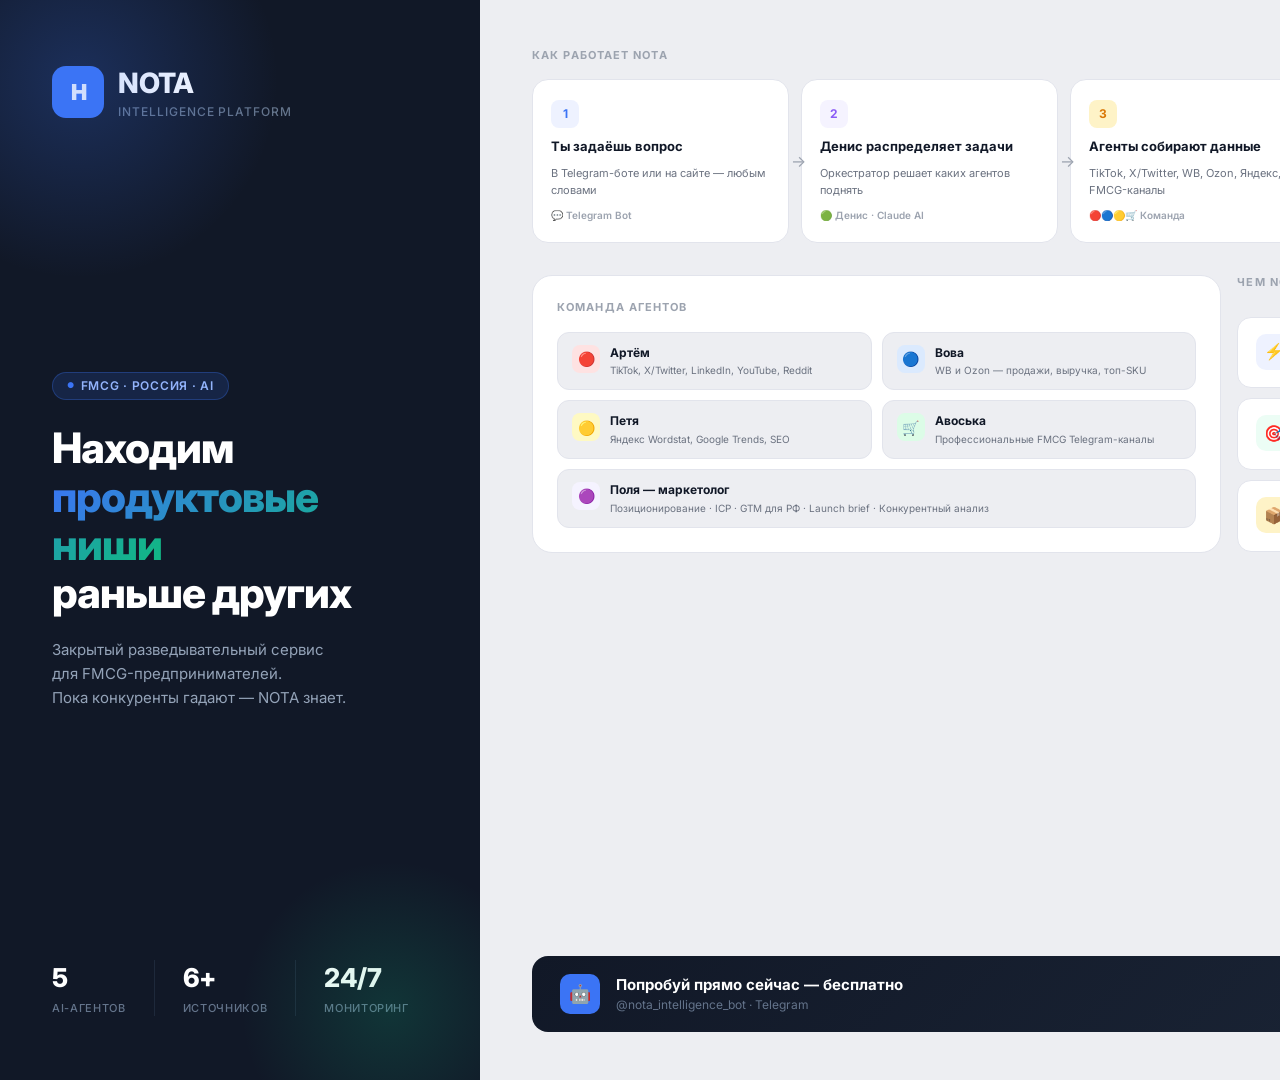
<file: nota-pitch.html>
<!DOCTYPE html>
<html lang="ru">
<head>
  <meta charset="UTF-8" />
  <meta name="viewport" content="width=device-width, initial-scale=1.0" />
  <title>NOTA — Что это и зачем</title>
  <link rel="preconnect" href="https://fonts.googleapis.com" />
  <link href="https://fonts.googleapis.com/css2?family=Inter:wght@400;500;600;700;800;900&display=swap" rel="stylesheet" />
  <style>
    * { box-sizing: border-box; margin: 0; padding: 0; }

    :root {
      --bg: #EDEEF2;
      --surface: #FFFFFF;
      --border: #E2E4EC;
      --text-primary: #111827;
      --text-secondary: #6B7280;
      --text-muted: #9CA3AF;
      --accent: #3B74F5;
      --accent-light: #EEF2FF;
      --green: #10B981;
      --green-light: #ECFDF5;
      --yellow: #F59E0B;
      --yellow-light: #FFFBEB;
      --red: #EF4444;
      --purple: #8B5CF6;
      --purple-light: #F5F3FF;
      --shadow: 0 4px 16px rgba(0,0,0,0.07), 0 1px 4px rgba(0,0,0,0.04);
      --shadow-lg: 0 8px 32px rgba(0,0,0,0.10), 0 2px 8px rgba(0,0,0,0.06);
    }

    html, body {
      width: 1920px;
      height: 1080px;
      overflow: hidden;
      font-family: 'Inter', -apple-system, sans-serif;
      background: var(--bg);
      color: var(--text-primary);
      line-height: 1.4;
    }

    /* ── LAYOUT ── */
    .canvas {
      width: 1920px;
      height: 1080px;
      display: grid;
      grid-template-columns: 480px 1fr;
      grid-template-rows: 1fr;
      gap: 0;
      position: relative;
    }

    /* ── LEFT PANEL — тёмная брендовая колонка ── */
    .left {
      background: #111827;
      padding: 64px 52px;
      display: flex;
      flex-direction: column;
      justify-content: space-between;
      position: relative;
      overflow: hidden;
    }
    .left::before {
      content: '';
      position: absolute;
      top: -120px; left: -120px;
      width: 400px; height: 400px;
      background: radial-gradient(circle, rgba(59,116,245,0.25) 0%, transparent 70%);
      pointer-events: none;
    }
    .left::after {
      content: '';
      position: absolute;
      bottom: -80px; right: -60px;
      width: 300px; height: 300px;
      background: radial-gradient(circle, rgba(16,185,129,0.18) 0%, transparent 70%);
      pointer-events: none;
    }

    .logo-block {
      display: flex;
      align-items: center;
      gap: 14px;
    }
    .logo-icon {
      width: 52px; height: 52px;
      background: var(--accent);
      border-radius: 14px;
      display: flex; align-items: center; justify-content: center;
      font-weight: 900; font-size: 22px; color: white;
      letter-spacing: -1px;
      flex-shrink: 0;
    }
    .logo-text {
      font-size: 28px; font-weight: 800;
      color: white; letter-spacing: -0.5px;
    }
    .logo-sub {
      font-size: 12px; font-weight: 500;
      color: #64748b; letter-spacing: 0.08em;
      text-transform: uppercase; margin-top: 1px;
    }

    .headline-block {
      flex: 1;
      display: flex;
      flex-direction: column;
      justify-content: center;
      padding: 32px 0;
    }
    .headline-tag {
      display: inline-flex;
      align-items: center;
      gap: 6px;
      background: rgba(59,116,245,0.15);
      border: 1px solid rgba(59,116,245,0.3);
      border-radius: 100px;
      padding: 5px 14px;
      font-size: 12px; font-weight: 600;
      color: #93b4fc;
      letter-spacing: 0.06em;
      text-transform: uppercase;
      width: fit-content;
      margin-bottom: 24px;
    }
    .headline-tag::before { content: '●'; font-size: 8px; color: #3B74F5; }
    .headline-main {
      font-size: 42px; font-weight: 800;
      color: white; line-height: 1.15;
      letter-spacing: -1px;
      margin-bottom: 20px;
    }
    .headline-main span {
      background: linear-gradient(135deg, #3B74F5 0%, #10B981 100%);
      -webkit-background-clip: text;
      -webkit-text-fill-color: transparent;
      background-clip: text;
    }
    .headline-desc {
      font-size: 15px; font-weight: 400;
      color: #94a3b8; line-height: 1.6;
    }

    .left-stats {
      display: flex;
      gap: 28px;
    }
    .left-stat {
      display: flex;
      flex-direction: column;
      gap: 4px;
    }
    .left-stat-val {
      font-size: 26px; font-weight: 800;
      color: white; letter-spacing: -0.5px;
    }
    .left-stat-lbl {
      font-size: 11px; font-weight: 500;
      color: #64748b; text-transform: uppercase;
      letter-spacing: 0.06em;
    }
    .stat-divider {
      width: 1px; background: #1e293b; align-self: stretch;
    }

    /* ── RIGHT PANEL ── */
    .right {
      background: var(--bg);
      padding: 48px 56px 48px 52px;
      display: grid;
      grid-template-rows: auto 1fr auto;
      gap: 32px;
      overflow: hidden;
    }

    /* Секция — заголовок */
    .section-label {
      font-size: 11px; font-weight: 700;
      text-transform: uppercase; letter-spacing: 0.1em;
      color: var(--text-muted);
      margin-bottom: 16px;
    }

    /* ── КАК РАБОТАЕТ — горизонтальная лента ── */
    .how-row {
      display: grid;
      grid-template-columns: repeat(5, 1fr);
      gap: 12px;
    }
    .step-card {
      background: var(--surface);
      border: 1px solid var(--border);
      border-radius: 16px;
      padding: 20px 18px;
      position: relative;
      display: flex;
      flex-direction: column;
      gap: 10px;
      transition: box-shadow 0.2s;
    }
    .step-card::after {
      content: attr(data-arrow);
      position: absolute;
      right: -18px; top: 50%;
      transform: translateY(-50%);
      font-size: 16px; color: var(--text-muted);
      z-index: 1;
    }
    .step-card:last-child::after { display: none; }

    .step-num {
      width: 28px; height: 28px;
      border-radius: 8px;
      display: flex; align-items: center; justify-content: center;
      font-size: 12px; font-weight: 700;
    }
    .step-title {
      font-size: 13px; font-weight: 700;
      color: var(--text-primary); line-height: 1.3;
    }
    .step-desc {
      font-size: 11px; color: var(--text-secondary); line-height: 1.5;
    }
    .step-agent {
      font-size: 10px; font-weight: 600;
      color: var(--text-muted);
      margin-top: auto;
    }

    /* ── АГЕНТЫ + ПОЛЬЗА — нижняя сетка ── */
    .bottom-grid {
      display: grid;
      grid-template-columns: 1.1fr 1fr;
      gap: 16px;
      align-items: start;
    }

    /* Агенты */
    .agents-block {
      background: var(--surface);
      border: 1px solid var(--border);
      border-radius: 20px;
      padding: 24px;
    }
    .agents-grid {
      display: grid;
      grid-template-columns: 1fr 1fr;
      gap: 10px;
      margin-top: 14px;
    }
    .agent-chip {
      display: flex;
      align-items: flex-start;
      gap: 10px;
      padding: 12px 14px;
      border-radius: 12px;
      border: 1px solid var(--border);
      background: var(--bg);
    }
    .agent-dot {
      width: 28px; height: 28px;
      border-radius: 8px;
      display: flex; align-items: center; justify-content: center;
      font-size: 14px;
      flex-shrink: 0;
    }
    .agent-info { display: flex; flex-direction: column; gap: 2px; }
    .agent-name {
      font-size: 12px; font-weight: 700;
      color: var(--text-primary);
    }
    .agent-role {
      font-size: 10px; color: var(--text-secondary); line-height: 1.4;
    }

    /* Польза */
    .benefits-block {
      display: flex; flex-direction: column; gap: 10px;
    }
    .benefit-card {
      background: var(--surface);
      border: 1px solid var(--border);
      border-radius: 14px;
      padding: 16px 18px;
      display: flex;
      align-items: flex-start;
      gap: 14px;
    }
    .benefit-icon {
      width: 36px; height: 36px;
      border-radius: 10px;
      display: flex; align-items: center; justify-content: center;
      font-size: 16px;
      flex-shrink: 0;
    }
    .benefit-text { display: flex; flex-direction: column; gap: 3px; }
    .benefit-title {
      font-size: 13px; font-weight: 700;
      color: var(--text-primary);
    }
    .benefit-desc {
      font-size: 11px; color: var(--text-secondary); line-height: 1.5;
    }

    /* ── CTA строка ── */
    .cta-bar {
      background: linear-gradient(135deg, #111827 0%, #1e293b 100%);
      border-radius: 16px;
      padding: 18px 28px;
      display: flex;
      align-items: center;
      justify-content: space-between;
      gap: 20px;
    }
    .cta-left {
      display: flex;
      align-items: center;
      gap: 16px;
    }
    .cta-icon {
      width: 40px; height: 40px;
      background: var(--accent);
      border-radius: 10px;
      display: flex; align-items: center; justify-content: center;
      font-size: 18px;
    }
    .cta-text-title {
      font-size: 15px; font-weight: 700; color: white;
    }
    .cta-text-sub {
      font-size: 12px; color: #64748b; margin-top: 2px;
    }
    .cta-chips {
      display: flex;
      gap: 8px;
    }
    .cta-chip {
      padding: 6px 16px;
      border-radius: 100px;
      font-size: 12px; font-weight: 600;
    }
    .chip-blue { background: rgba(59,116,245,0.2); color: #93b4fc; border: 1px solid rgba(59,116,245,0.3); }
    .chip-green { background: rgba(16,185,129,0.15); color: #6ee7b7; border: 1px solid rgba(16,185,129,0.25); }
    .chip-white { background: rgba(255,255,255,0.08); color: #94a3b8; border: 1px solid rgba(255,255,255,0.1); }
  </style>
</head>
<body>
<div class="canvas">

  <!-- ══════════════ LEFT ══════════════ -->
  <div class="left">
    <div class="logo-block">
      <div class="logo-icon">Н</div>
      <div>
        <div class="logo-text">NOTA</div>
        <div class="logo-sub">Intelligence Platform</div>
      </div>
    </div>

    <div class="headline-block">
      <div class="headline-tag">FMCG · Россия · AI</div>
      <div class="headline-main">
        Находим<br/>
        <span>продуктовые ниши</span><br/>
        раньше других
      </div>
      <div class="headline-desc">
        Закрытый разведывательный сервис<br/>
        для FMCG-предпринимателей.<br/>
        Пока конкуренты гадают — NOTA знает.
      </div>
    </div>

    <div class="left-stats">
      <div class="left-stat">
        <div class="left-stat-val">5</div>
        <div class="left-stat-lbl">AI-агентов</div>
      </div>
      <div class="stat-divider"></div>
      <div class="left-stat">
        <div class="left-stat-val">6+</div>
        <div class="left-stat-lbl">источников</div>
      </div>
      <div class="stat-divider"></div>
      <div class="left-stat">
        <div class="left-stat-val">24/7</div>
        <div class="left-stat-lbl">мониторинг</div>
      </div>
    </div>
  </div>

  <!-- ══════════════ RIGHT ══════════════ -->
  <div class="right">

    <!-- КАК РАБОТАЕТ -->
    <div>
      <div class="section-label">Как работает NOTA</div>
      <div class="how-row">

        <div class="step-card" data-arrow="→">
          <div class="step-num" style="background:#EEF2FF;color:#3B74F5;">1</div>
          <div class="step-title">Ты задаёшь вопрос</div>
          <div class="step-desc">В Telegram-боте или на сайте — любым словами</div>
          <div class="step-agent">💬 Telegram Bot</div>
        </div>

        <div class="step-card" data-arrow="→">
          <div class="step-num" style="background:#F5F3FF;color:#8B5CF6;">2</div>
          <div class="step-title">Денис распределяет задачи</div>
          <div class="step-desc">Оркестратор решает каких агентов поднять</div>
          <div class="step-agent">🟢 Денис · Claude AI</div>
        </div>

        <div class="step-card" data-arrow="→">
          <div class="step-num" style="background:#FEF3C7;color:#D97706;">3</div>
          <div class="step-title">Агенты собирают данные</div>
          <div class="step-desc">TikTok, X/Twitter, WB, Ozon, Яндекс, FMCG-каналы</div>
          <div class="step-agent">🔴🔵🟡🛒 Команда</div>
        </div>

        <div class="step-card" data-arrow="→">
          <div class="step-num" style="background:#ECFDF5;color:#10B981;">4</div>
          <div class="step-title">Поля упаковывает</div>
          <div class="step-desc">Позиционирование, GTM-план, launch brief под РФ</div>
          <div class="step-agent">🟣 Поля · маркетолог</div>
        </div>

        <div class="step-card">
          <div class="step-num" style="background:#EEF2FF;color:#3B74F5;">5</div>
          <div class="step-title">Готовый ответ</div>
          <div class="step-desc">Факты, цифры, рекомендации — только то что нужно</div>
          <div class="step-agent">📊 NOTA Score</div>
        </div>

      </div>
    </div>

    <!-- АГЕНТЫ + ПОЛЬЗА -->
    <div class="bottom-grid">

      <!-- Агенты -->
      <div class="agents-block">
        <div class="section-label">Команда агентов</div>
        <div class="agents-grid">
          <div class="agent-chip">
            <div class="agent-dot" style="background:#FEE2E2;">🔴</div>
            <div class="agent-info">
              <div class="agent-name">Артём</div>
              <div class="agent-role">TikTok, X/Twitter, LinkedIn, YouTube, Reddit</div>
            </div>
          </div>
          <div class="agent-chip">
            <div class="agent-dot" style="background:#DBEAFE;">🔵</div>
            <div class="agent-info">
              <div class="agent-name">Вова</div>
              <div class="agent-role">WB и Ozon — продажи, выручка, топ-SKU</div>
            </div>
          </div>
          <div class="agent-chip">
            <div class="agent-dot" style="background:#FEF9C3;">🟡</div>
            <div class="agent-info">
              <div class="agent-name">Петя</div>
              <div class="agent-role">Яндекс Wordstat, Google Trends, SEO</div>
            </div>
          </div>
          <div class="agent-chip">
            <div class="agent-dot" style="background:#DCFCE7;">🛒</div>
            <div class="agent-info">
              <div class="agent-name">Авоська</div>
              <div class="agent-role">Профессиональные FMCG Telegram-каналы</div>
            </div>
          </div>
          <div class="agent-chip" style="grid-column: 1 / -1;">
            <div class="agent-dot" style="background:#F5F3FF;">🟣</div>
            <div class="agent-info">
              <div class="agent-name">Поля — маркетолог</div>
              <div class="agent-role">Позиционирование · ICP · GTM для РФ · Launch brief · Конкурентный анализ</div>
            </div>
          </div>
        </div>
      </div>

      <!-- Польза -->
      <div class="benefits-block">
        <div class="section-label">Чем NOTA полезна тебе</div>
        <div class="benefit-card">
          <div class="benefit-icon" style="background:#EEF2FF;">⚡</div>
          <div class="benefit-text">
            <div class="benefit-title">Экономия 20–40 часов в неделю</div>
            <div class="benefit-desc">Вместо ручного мониторинга — один запрос и полный анализ за минуты</div>
          </div>
        </div>
        <div class="benefit-card">
          <div class="benefit-icon" style="background:#ECFDF5;">🎯</div>
          <div class="benefit-text">
            <div class="benefit-title">Входишь в нишу раньше конкурентов</div>
            <div class="benefit-desc">NOTA ловит тренды на взлёте — до того как рынок перегрелся</div>
          </div>
        </div>
        <div class="benefit-card">
          <div class="benefit-icon" style="background:#FEF3C7;">📦</div>
          <div class="benefit-text">
            <div class="benefit-title">Готовый launch brief за 1 запрос</div>
            <div class="benefit-desc">Тренд + рынок + маркетинг — всё в одном структурированном ответе</div>
          </div>
        </div>
      </div>

    </div>

    <!-- CTA BAR -->
    <div class="cta-bar">
      <div class="cta-left">
        <div class="cta-icon">🤖</div>
        <div>
          <div class="cta-text-title">Попробуй прямо сейчас — бесплатно</div>
          <div class="cta-text-sub">@nota_intelligence_bot · Telegram</div>
        </div>
      </div>
      <div class="cta-chips">
        <div class="cta-chip chip-blue">TikTok тренды</div>
        <div class="cta-chip chip-green">Продажи WB/Ozon</div>
        <div class="cta-chip chip-white">GTM стратегия</div>
        <div class="cta-chip chip-white">FMCG инсайты</div>
      </div>
    </div>

  </div>
</div>
</body>
</html>
</file>
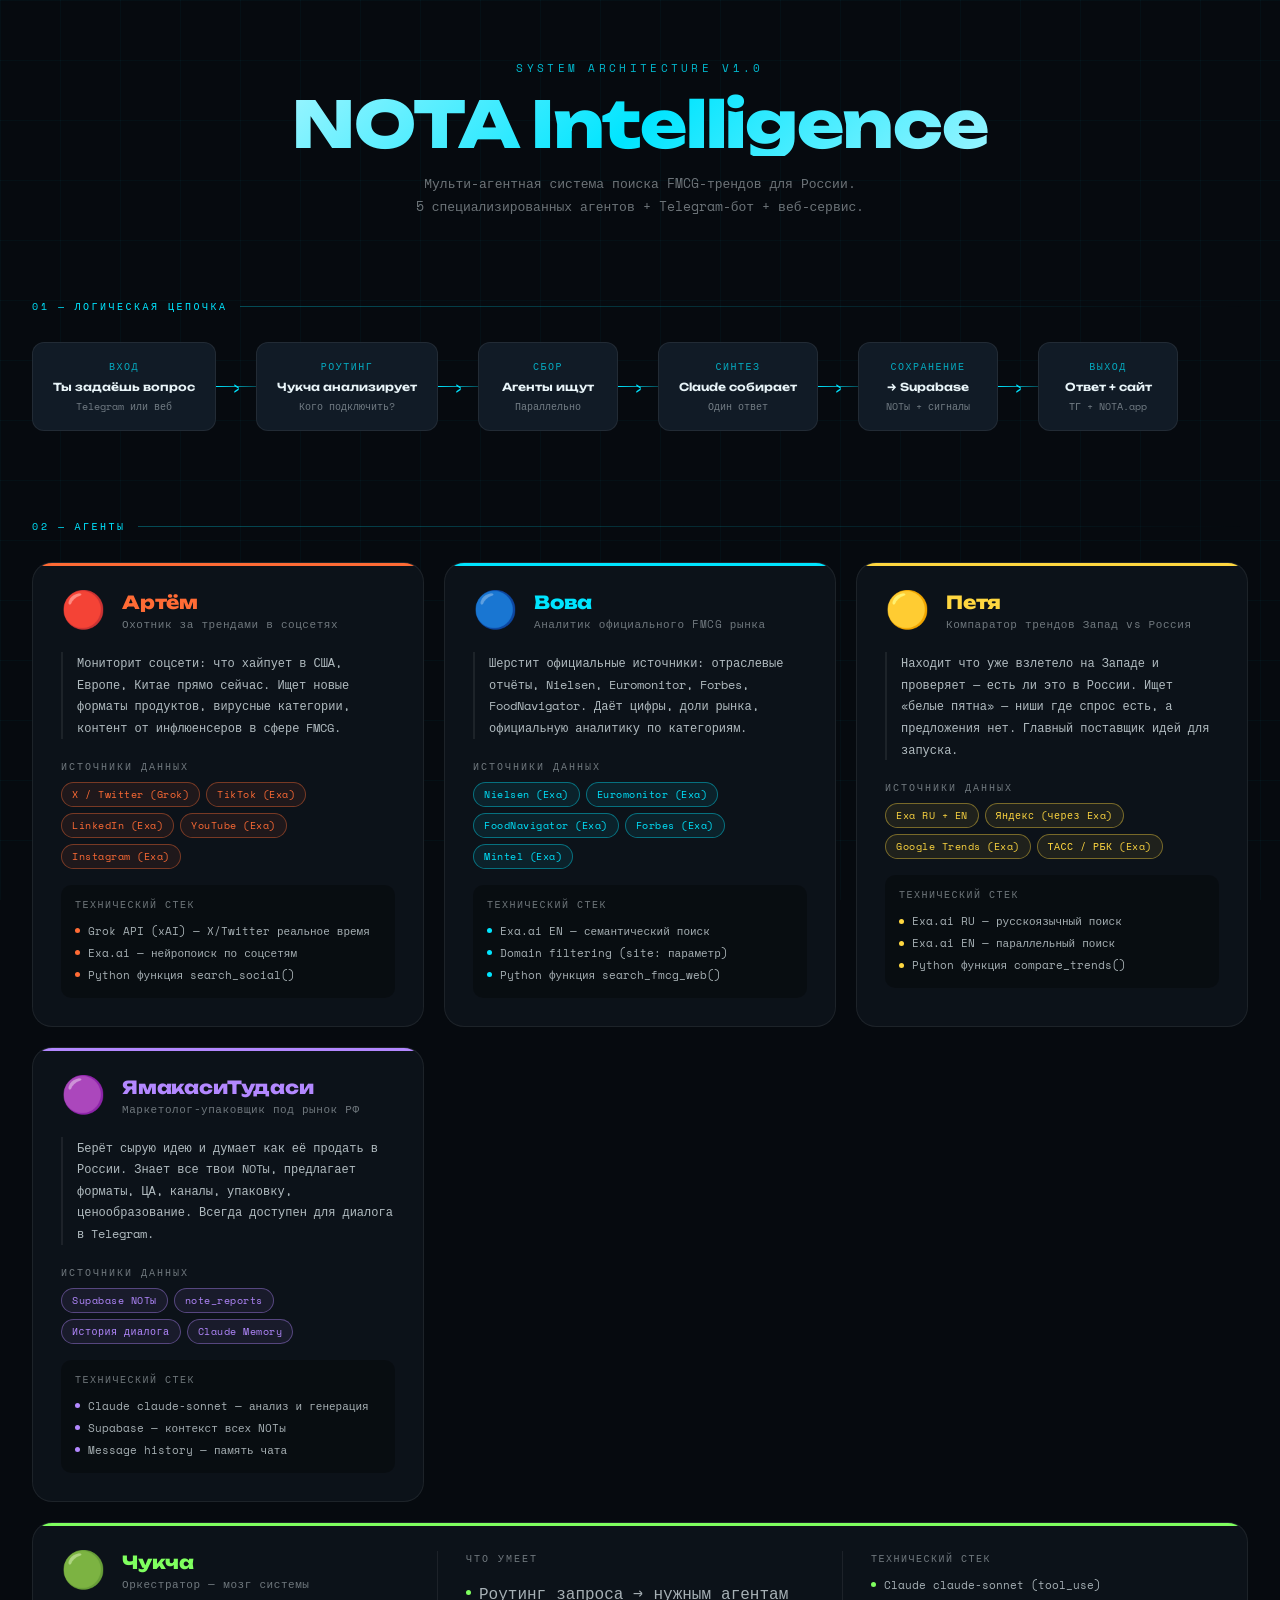
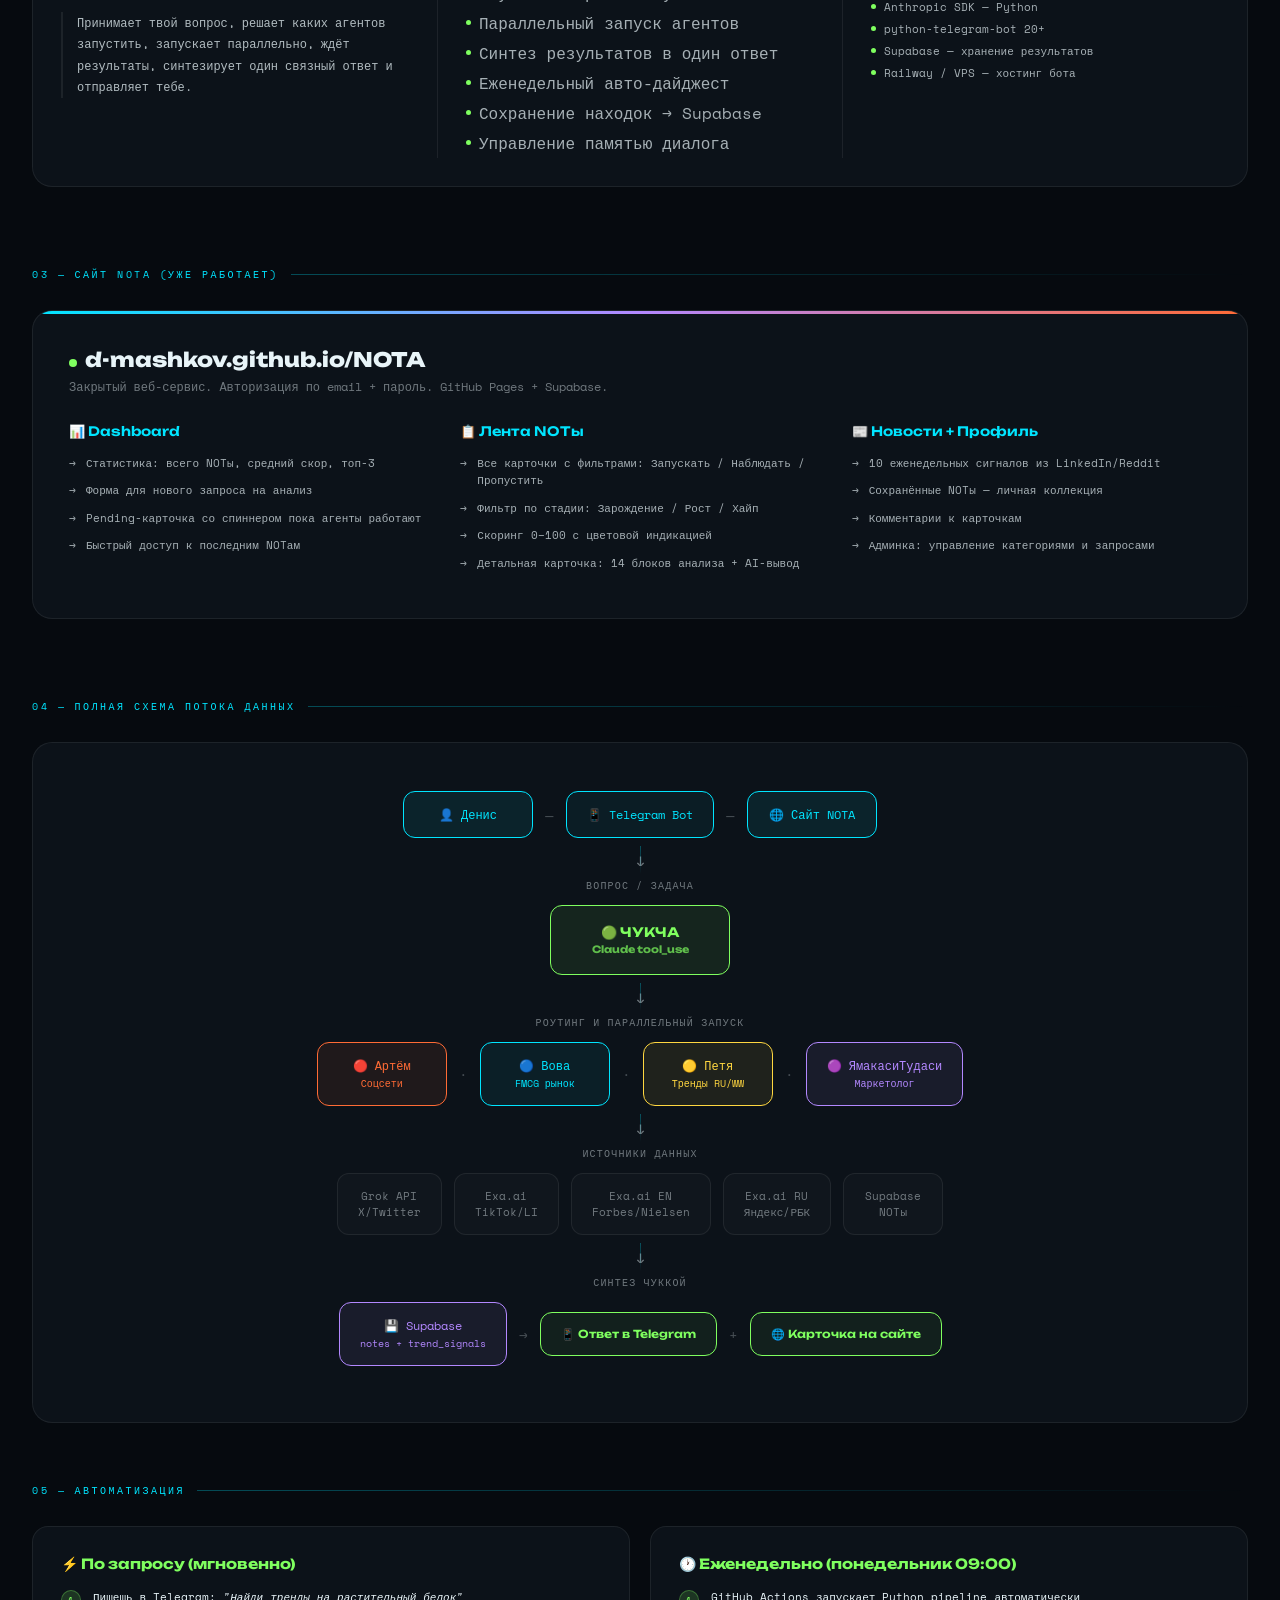
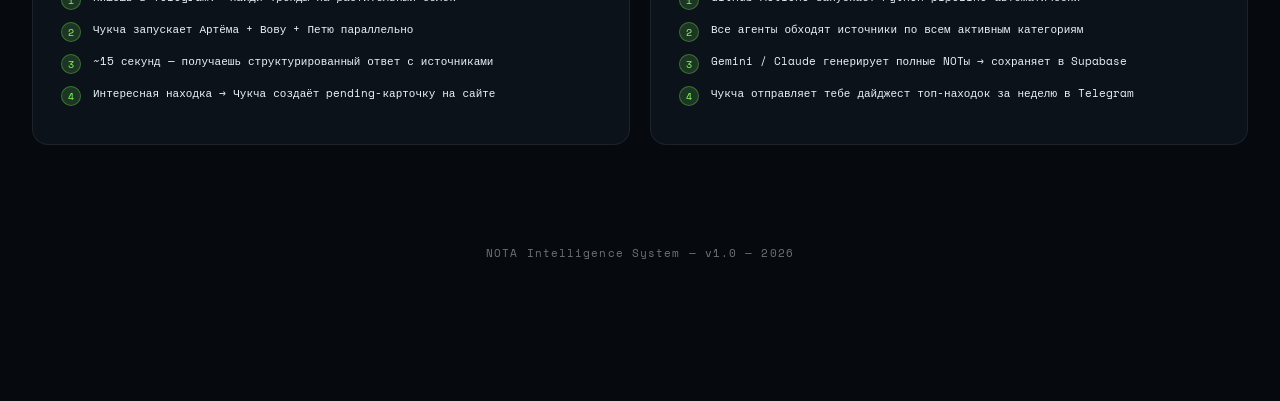
<file: docs/nota-architecture.html>
<!DOCTYPE html>
<html lang="ru">
<head>
<meta charset="UTF-8">
<meta name="viewport" content="width=device-width, initial-scale=1.0">
<title>NOTA — Архитектура системы</title>
<link href="https://fonts.googleapis.com/css2?family=Space+Mono:wght@400;700&family=Unbounded:wght@400;600;800&display=swap" rel="stylesheet">
<style>
  :root {
    --bg: #060a0f;
    --bg2: #0c1219;
    --bg3: #111b26;
    --border: rgba(255,255,255,0.07);
    --accent: #00e5ff;
    --accent2: #ff6b35;
    --accent3: #7fff5f;
    --accent4: #b388ff;
    --accent5: #ffd740;
    --text: #e8f4f8;
    --muted: rgba(232,244,248,0.45);
    --glow: 0 0 30px rgba(0,229,255,0.15);
  }

  * { box-sizing: border-box; margin: 0; padding: 0; }

  body {
    background: var(--bg);
    color: var(--text);
    font-family: 'Space Mono', monospace;
    min-height: 100vh;
    overflow-x: hidden;
  }

  /* Animated grid background */
  body::before {
    content: '';
    position: fixed;
    inset: 0;
    background-image:
      linear-gradient(rgba(0,229,255,0.03) 1px, transparent 1px),
      linear-gradient(90deg, rgba(0,229,255,0.03) 1px, transparent 1px);
    background-size: 60px 60px;
    pointer-events: none;
    z-index: 0;
  }

  .container {
    max-width: 1280px;
    margin: 0 auto;
    padding: 60px 32px 120px;
    position: relative;
    z-index: 1;
  }

  /* HEADER */
  .header {
    text-align: center;
    margin-bottom: 80px;
    animation: fadeDown 0.8s ease both;
  }

  .header-eyebrow {
    font-family: 'Space Mono', monospace;
    font-size: 11px;
    letter-spacing: 0.3em;
    text-transform: uppercase;
    color: var(--accent);
    margin-bottom: 16px;
    opacity: 0.8;
  }

  .header h1 {
    font-family: 'Unbounded', sans-serif;
    font-size: clamp(36px, 5vw, 64px);
    font-weight: 800;
    letter-spacing: -0.02em;
    line-height: 1;
    background: linear-gradient(135deg, #fff 0%, var(--accent) 50%, #fff 100%);
    -webkit-background-clip: text;
    -webkit-text-fill-color: transparent;
    background-clip: text;
    margin-bottom: 16px;
  }

  .header p {
    color: var(--muted);
    font-size: 13px;
    line-height: 1.8;
    max-width: 560px;
    margin: 0 auto;
  }

  /* SECTION LABELS */
  .section-label {
    font-family: 'Space Mono', monospace;
    font-size: 10px;
    letter-spacing: 0.25em;
    text-transform: uppercase;
    color: var(--accent);
    margin-bottom: 28px;
    display: flex;
    align-items: center;
    gap: 12px;
  }
  .section-label::after {
    content: '';
    flex: 1;
    height: 1px;
    background: linear-gradient(90deg, var(--accent), transparent);
    opacity: 0.3;
  }

  /* LOGIC CHAIN */
  .chain {
    display: flex;
    align-items: center;
    gap: 0;
    margin-bottom: 80px;
    overflow-x: auto;
    padding-bottom: 8px;
    animation: fadeUp 0.8s 0.2s ease both;
  }

  .chain-step {
    flex-shrink: 0;
    background: var(--bg3);
    border: 1px solid var(--border);
    border-radius: 12px;
    padding: 16px 20px;
    min-width: 140px;
    text-align: center;
    position: relative;
    transition: all 0.25s;
  }
  .chain-step:hover {
    border-color: var(--accent);
    box-shadow: var(--glow);
    transform: translateY(-3px);
  }
  .chain-step .step-num {
    font-size: 10px;
    color: var(--accent);
    letter-spacing: 0.15em;
    margin-bottom: 6px;
    opacity: 0.7;
  }
  .chain-step .step-label {
    font-family: 'Unbounded', sans-serif;
    font-size: 11px;
    font-weight: 600;
    line-height: 1.4;
  }
  .chain-step .step-desc {
    font-size: 10px;
    color: var(--muted);
    margin-top: 4px;
    line-height: 1.5;
  }
  .chain-arrow {
    flex-shrink: 0;
    width: 40px;
    display: flex;
    align-items: center;
    justify-content: center;
    position: relative;
  }
  .chain-arrow::before {
    content: '';
    position: absolute;
    width: 100%;
    height: 1px;
    background: linear-gradient(90deg, var(--accent), rgba(0,229,255,0.3));
    animation: flowRight 2s linear infinite;
  }
  .chain-arrow::after {
    content: '›';
    color: var(--accent);
    font-size: 18px;
    z-index: 1;
  }

  @keyframes flowRight {
    0% { opacity: 0.3; }
    50% { opacity: 1; }
    100% { opacity: 0.3; }
  }

  /* AGENTS GRID */
  .agents-grid {
    display: grid;
    grid-template-columns: repeat(auto-fit, minmax(340px, 1fr));
    gap: 20px;
    margin-bottom: 80px;
    animation: fadeUp 0.8s 0.4s ease both;
  }

  .agent-card {
    background: var(--bg2);
    border: 1px solid var(--border);
    border-radius: 20px;
    padding: 28px;
    position: relative;
    overflow: hidden;
    transition: all 0.3s;
  }
  .agent-card:hover {
    transform: translateY(-4px);
    box-shadow: 0 20px 60px rgba(0,0,0,0.4);
  }
  .agent-card::before {
    content: '';
    position: absolute;
    top: 0; left: 0; right: 0;
    height: 3px;
    border-radius: 20px 20px 0 0;
  }
  .agent-card.artem::before { background: var(--accent2); }
  .agent-card.vova::before { background: var(--accent); }
  .agent-card.petya::before { background: var(--accent5); }
  .agent-card.chukcha::before { background: var(--accent3); }
  .agent-card.yamakasi::before { background: var(--accent4); }

  .agent-card:hover.artem { border-color: rgba(255,107,53,0.4); box-shadow: 0 20px 60px rgba(255,107,53,0.1); }
  .agent-card:hover.vova { border-color: rgba(0,229,255,0.4); box-shadow: 0 20px 60px rgba(0,229,255,0.1); }
  .agent-card:hover.petya { border-color: rgba(255,215,64,0.4); box-shadow: 0 20px 60px rgba(255,215,64,0.1); }
  .agent-card:hover.chukcha { border-color: rgba(127,255,95,0.4); box-shadow: 0 20px 60px rgba(127,255,95,0.1); }
  .agent-card:hover.yamakasi { border-color: rgba(179,136,255,0.4); box-shadow: 0 20px 60px rgba(179,136,255,0.1); }

  .agent-header {
    display: flex;
    align-items: flex-start;
    gap: 16px;
    margin-bottom: 20px;
  }
  .agent-emoji {
    font-size: 36px;
    line-height: 1;
    flex-shrink: 0;
  }
  .agent-meta {}
  .agent-name {
    font-family: 'Unbounded', sans-serif;
    font-size: 18px;
    font-weight: 800;
    letter-spacing: -0.01em;
    margin-bottom: 3px;
  }
  .agent-name.artem { color: var(--accent2); }
  .agent-name.vova { color: var(--accent); }
  .agent-name.petya { color: var(--accent5); }
  .agent-name.chukcha { color: var(--accent3); }
  .agent-name.yamakasi { color: var(--accent4); }

  .agent-role {
    font-size: 11px;
    color: var(--muted);
    letter-spacing: 0.05em;
  }

  .agent-desc {
    font-size: 12px;
    line-height: 1.8;
    color: rgba(232,244,248,0.75);
    margin-bottom: 20px;
    border-left: 2px solid var(--border);
    padding-left: 14px;
  }

  .agent-sources {
    margin-bottom: 16px;
  }
  .sources-label {
    font-size: 10px;
    letter-spacing: 0.2em;
    text-transform: uppercase;
    color: var(--muted);
    margin-bottom: 8px;
  }
  .source-tags {
    display: flex;
    flex-wrap: wrap;
    gap: 6px;
  }
  .tag {
    font-size: 10px;
    padding: 4px 10px;
    border-radius: 100px;
    border: 1px solid;
    letter-spacing: 0.05em;
    font-family: 'Space Mono', monospace;
  }
  .tag.artem { border-color: rgba(255,107,53,0.4); color: var(--accent2); background: rgba(255,107,53,0.08); }
  .tag.vova { border-color: rgba(0,229,255,0.4); color: var(--accent); background: rgba(0,229,255,0.08); }
  .tag.petya { border-color: rgba(255,215,64,0.4); color: var(--accent5); background: rgba(255,215,64,0.08); }
  .tag.chukcha { border-color: rgba(127,255,95,0.4); color: var(--accent3); background: rgba(127,255,95,0.08); }
  .tag.yamakasi { border-color: rgba(179,136,255,0.4); color: var(--accent4); background: rgba(179,136,255,0.08); }

  .agent-stack {
    background: rgba(0,0,0,0.3);
    border-radius: 10px;
    padding: 12px 14px;
    font-size: 11px;
  }
  .stack-label {
    font-size: 10px;
    letter-spacing: 0.15em;
    text-transform: uppercase;
    color: var(--muted);
    margin-bottom: 8px;
  }
  .stack-item {
    display: flex;
    align-items: center;
    gap: 8px;
    padding: 3px 0;
    color: rgba(232,244,248,0.7);
  }
  .stack-dot {
    width: 5px; height: 5px;
    border-radius: 50%;
    flex-shrink: 0;
  }
  .dot-artem { background: var(--accent2); }
  .dot-vova { background: var(--accent); }
  .dot-petya { background: var(--accent5); }
  .dot-chukcha { background: var(--accent3); }
  .dot-yamakasi { background: var(--accent4); }

  /* CHUKCHA FULL WIDTH */
  .agent-card.chukcha-full {
    grid-column: 1 / -1;
    display: grid;
    grid-template-columns: 1fr 1fr 1fr;
    gap: 28px;
  }
  .chukcha-full .agent-header { margin-bottom: 0; }
  .chukcha-full .divider {
    width: 1px;
    background: var(--border);
  }

  /* NOTA SITE CARD */
  .nota-site {
    background: var(--bg2);
    border: 1px solid var(--border);
    border-radius: 20px;
    padding: 36px;
    margin-bottom: 80px;
    animation: fadeUp 0.8s 0.5s ease both;
    position: relative;
    overflow: hidden;
  }
  .nota-site::before {
    content: '';
    position: absolute;
    top: 0; left: 0; right: 0;
    height: 3px;
    background: linear-gradient(90deg, var(--accent), var(--accent4), var(--accent2));
  }
  .nota-site-inner {
    display: grid;
    grid-template-columns: 1fr 1fr 1fr;
    gap: 32px;
  }
  .site-col h3 {
    font-family: 'Unbounded', sans-serif;
    font-size: 13px;
    font-weight: 600;
    margin-bottom: 16px;
    color: var(--accent);
  }
  .site-feature {
    display: flex;
    gap: 10px;
    margin-bottom: 10px;
    font-size: 11px;
    line-height: 1.6;
    color: rgba(232,244,248,0.7);
  }
  .site-feature-icon { flex-shrink: 0; }

  /* FULL CHAIN DIAGRAM */
  .full-chain {
    background: var(--bg2);
    border: 1px solid var(--border);
    border-radius: 20px;
    padding: 48px;
    animation: fadeUp 0.8s 0.6s ease both;
    margin-bottom: 60px;
  }

  .flow-diagram {
    display: flex;
    flex-direction: column;
    gap: 0;
  }

  .flow-row {
    display: flex;
    align-items: center;
    justify-content: center;
    gap: 12px;
    margin-bottom: 8px;
  }

  .flow-node {
    padding: 14px 20px;
    border-radius: 12px;
    font-size: 12px;
    font-family: 'Space Mono', monospace;
    border: 1px solid;
    text-align: center;
    min-width: 130px;
    transition: all 0.2s;
    cursor: default;
  }
  .flow-node:hover {
    transform: scale(1.03);
  }
  .flow-node.input { border-color: var(--accent); color: var(--accent); background: rgba(0,229,255,0.08); }
  .flow-node.telegram-node { border-color: var(--accent); color: var(--accent); background: rgba(0,229,255,0.05); }
  .flow-node.chukcha-node { border-color: var(--accent3); color: var(--accent3); background: rgba(127,255,95,0.08); font-family: 'Unbounded', sans-serif; font-size: 13px; font-weight: 700; padding: 18px 32px; min-width: 180px; }
  .flow-node.artem-node { border-color: var(--accent2); color: var(--accent2); background: rgba(255,107,53,0.08); }
  .flow-node.vova-node { border-color: var(--accent); color: var(--accent); background: rgba(0,229,255,0.06); }
  .flow-node.petya-node { border-color: var(--accent5); color: var(--accent5); background: rgba(255,215,64,0.08); }
  .flow-node.yamakasi-node { border-color: var(--accent4); color: var(--accent4); background: rgba(179,136,255,0.08); }
  .flow-node.data-node { border-color: var(--border); color: var(--muted); background: rgba(255,255,255,0.02); font-size: 11px; min-width: 100px; }
  .flow-node.nota-node { border-color: var(--accent4); color: var(--accent4); background: rgba(179,136,255,0.08); }
  .flow-node.output-node { border-color: var(--accent3); color: var(--accent3); background: rgba(127,255,95,0.06); font-family: 'Unbounded', sans-serif; font-size: 11px; font-weight: 600; }

  .flow-arrow-v {
    display: flex;
    justify-content: center;
    height: 28px;
    align-items: center;
    color: var(--muted);
    font-size: 18px;
    position: relative;
  }
  .flow-arrow-v::before {
    content: '';
    position: absolute;
    width: 1px;
    height: 100%;
    background: linear-gradient(180deg, var(--accent), transparent);
    opacity: 0.3;
    left: 50%;
  }

  .flow-arrow-h {
    color: var(--muted);
    font-size: 14px;
    opacity: 0.6;
  }

  .flow-label {
    font-size: 10px;
    letter-spacing: 0.12em;
    text-transform: uppercase;
    color: var(--muted);
    text-align: center;
    margin: 4px 0 12px;
  }

  /* WEEKLY BLOCK */
  .weekly-block {
    display: grid;
    grid-template-columns: 1fr 1fr;
    gap: 20px;
    margin-bottom: 80px;
    animation: fadeUp 0.8s 0.7s ease both;
  }

  .weekly-card {
    background: var(--bg2);
    border: 1px solid var(--border);
    border-radius: 16px;
    padding: 28px;
  }
  .weekly-card h3 {
    font-family: 'Unbounded', sans-serif;
    font-size: 14px;
    font-weight: 700;
    margin-bottom: 16px;
    color: var(--accent3);
  }
  .weekly-step {
    display: flex;
    gap: 12px;
    margin-bottom: 10px;
    font-size: 11px;
    line-height: 1.7;
  }
  .weekly-step-num {
    width: 20px;
    height: 20px;
    border-radius: 50%;
    background: rgba(127,255,95,0.15);
    border: 1px solid rgba(127,255,95,0.3);
    color: var(--accent3);
    font-size: 10px;
    display: flex;
    align-items: center;
    justify-content: center;
    flex-shrink: 0;
    margin-top: 2px;
  }

  /* ANIMATIONS */
  @keyframes fadeDown {
    from { opacity: 0; transform: translateY(-20px); }
    to { opacity: 1; transform: translateY(0); }
  }
  @keyframes fadeUp {
    from { opacity: 0; transform: translateY(30px); }
    to { opacity: 1; transform: translateY(0); }
  }

  /* PULSE DOT */
  .pulse-dot {
    width: 8px; height: 8px;
    border-radius: 50%;
    background: var(--accent3);
    display: inline-block;
    margin-right: 8px;
    animation: pulse 2s ease infinite;
  }
  @keyframes pulse {
    0%, 100% { box-shadow: 0 0 0 0 rgba(127,255,95,0.4); }
    50% { box-shadow: 0 0 0 8px rgba(127,255,95,0); }
  }

  @media (max-width: 900px) {
    .nota-site-inner { grid-template-columns: 1fr; }
    .agent-card.chukcha-full { grid-template-columns: 1fr; }
    .weekly-block { grid-template-columns: 1fr; }
    .chain { flex-wrap: wrap; justify-content: center; }
    .chain-arrow { display: none; }
  }
</style>
</head>
<body>
<div class="container">

  <!-- HEADER -->
  <div class="header">
    <div class="header-eyebrow">System Architecture v1.0</div>
    <h1>NOTA Intelligence</h1>
    <p>Мульти-агентная система поиска FMCG-трендов для России. <br>5 специализированных агентов + Telegram-бот + веб-сервис.</p>
  </div>

  <!-- LOGICAL CHAIN -->
  <div class="section-label">01 — Логическая цепочка</div>
  <div class="chain">
    <div class="chain-step">
      <div class="step-num">ВХОД</div>
      <div class="step-label">Ты задаёшь вопрос</div>
      <div class="step-desc">Telegram или веб</div>
    </div>
    <div class="chain-arrow"></div>
    <div class="chain-step">
      <div class="step-num">РОУТИНГ</div>
      <div class="step-label">Чукча анализирует</div>
      <div class="step-desc">Кого подключить?</div>
    </div>
    <div class="chain-arrow"></div>
    <div class="chain-step">
      <div class="step-num">СБОР</div>
      <div class="step-label">Агенты ищут</div>
      <div class="step-desc">Параллельно</div>
    </div>
    <div class="chain-arrow"></div>
    <div class="chain-step">
      <div class="step-num">СИНТЕЗ</div>
      <div class="step-label">Claude собирает</div>
      <div class="step-desc">Один ответ</div>
    </div>
    <div class="chain-arrow"></div>
    <div class="chain-step">
      <div class="step-num">СОХРАНЕНИЕ</div>
      <div class="step-label">→ Supabase</div>
      <div class="step-desc">NOTы + сигналы</div>
    </div>
    <div class="chain-arrow"></div>
    <div class="chain-step">
      <div class="step-num">ВЫХОД</div>
      <div class="step-label">Ответ + сайт</div>
      <div class="step-desc">ТГ + NOTA.app</div>
    </div>
  </div>

  <!-- AGENTS -->
  <div class="section-label">02 — Агенты</div>
  <div class="agents-grid">

    <!-- АРТЁМ -->
    <div class="agent-card artem">
      <div class="agent-header">
        <div class="agent-emoji">🔴</div>
        <div class="agent-meta">
          <div class="agent-name artem">Артём</div>
          <div class="agent-role">Охотник за трендами в соцсетях</div>
        </div>
      </div>
      <div class="agent-desc">
        Мониторит соцсети: что хайпует в США, Европе, Китае прямо сейчас. Ищет новые форматы продуктов, вирусные категории, контент от инфлюенсеров в сфере FMCG.
      </div>
      <div class="agent-sources">
        <div class="sources-label">Источники данных</div>
        <div class="source-tags">
          <span class="tag artem">X / Twitter (Grok)</span>
          <span class="tag artem">TikTok (Exa)</span>
          <span class="tag artem">LinkedIn (Exa)</span>
          <span class="tag artem">YouTube (Exa)</span>
          <span class="tag artem">Instagram (Exa)</span>
        </div>
      </div>
      <div class="agent-stack">
        <div class="stack-label">Технический стек</div>
        <div class="stack-item"><div class="stack-dot dot-artem"></div>Grok API (xAI) — X/Twitter реальное время</div>
        <div class="stack-item"><div class="stack-dot dot-artem"></div>Exa.ai — нейропоиск по соцсетям</div>
        <div class="stack-item"><div class="stack-dot dot-artem"></div>Python функция search_social()</div>
      </div>
    </div>

    <!-- ВОВА -->
    <div class="agent-card vova">
      <div class="agent-header">
        <div class="agent-emoji">🔵</div>
        <div class="agent-meta">
          <div class="agent-name vova">Вова</div>
          <div class="agent-role">Аналитик официального FMCG рынка</div>
        </div>
      </div>
      <div class="agent-desc">
        Шерстит официальные источники: отраслевые отчёты, Nielsen, Euromonitor, Forbes, FoodNavigator. Даёт цифры, доли рынка, официальную аналитику по категориям.
      </div>
      <div class="agent-sources">
        <div class="sources-label">Источники данных</div>
        <div class="source-tags">
          <span class="tag vova">Nielsen (Exa)</span>
          <span class="tag vova">Euromonitor (Exa)</span>
          <span class="tag vova">FoodNavigator (Exa)</span>
          <span class="tag vova">Forbes (Exa)</span>
          <span class="tag vova">Mintel (Exa)</span>
        </div>
      </div>
      <div class="agent-stack">
        <div class="stack-label">Технический стек</div>
        <div class="stack-item"><div class="stack-dot dot-vova"></div>Exa.ai EN — семантический поиск</div>
        <div class="stack-item"><div class="stack-dot dot-vova"></div>Domain filtering (site: параметр)</div>
        <div class="stack-item"><div class="stack-dot dot-vova"></div>Python функция search_fmcg_web()</div>
      </div>
    </div>

    <!-- ПЕТЯ -->
    <div class="agent-card petya">
      <div class="agent-header">
        <div class="agent-emoji">🟡</div>
        <div class="agent-meta">
          <div class="agent-name petya">Петя</div>
          <div class="agent-role">Компаратор трендов Запад vs Россия</div>
        </div>
      </div>
      <div class="agent-desc">
        Находит что уже взлетело на Западе и проверяет — есть ли это в России. Ищет «белые пятна» — ниши где спрос есть, а предложения нет. Главный поставщик идей для запуска.
      </div>
      <div class="agent-sources">
        <div class="sources-label">Источники данных</div>
        <div class="source-tags">
          <span class="tag petya">Exa RU + EN</span>
          <span class="tag petya">Яндекс (через Exa)</span>
          <span class="tag petya">Google Trends (Exa)</span>
          <span class="tag petya">ТАСС / РБК (Exa)</span>
        </div>
      </div>
      <div class="agent-stack">
        <div class="stack-label">Технический стек</div>
        <div class="stack-item"><div class="stack-dot dot-petya"></div>Exa.ai RU — русскоязычный поиск</div>
        <div class="stack-item"><div class="stack-dot dot-petya"></div>Exa.ai EN — параллельный поиск</div>
        <div class="stack-item"><div class="stack-dot dot-petya"></div>Python функция compare_trends()</div>
      </div>
    </div>

    <!-- ЯМАКАСИ -->
    <div class="agent-card yamakasi">
      <div class="agent-header">
        <div class="agent-emoji">🟣</div>
        <div class="agent-meta">
          <div class="agent-name yamakasi">ЯмакасиТудаси</div>
          <div class="agent-role">Маркетолог-упаковщик под рынок РФ</div>
        </div>
      </div>
      <div class="agent-desc">
        Берёт сырую идею и думает как её продать в России. Знает все твои NOTы, предлагает форматы, ЦА, каналы, упаковку, ценообразование. Всегда доступен для диалога в Telegram.
      </div>
      <div class="agent-sources">
        <div class="sources-label">Источники данных</div>
        <div class="source-tags">
          <span class="tag yamakasi">Supabase NOTы</span>
          <span class="tag yamakasi">note_reports</span>
          <span class="tag yamakasi">История диалога</span>
          <span class="tag yamakasi">Claude Memory</span>
        </div>
      </div>
      <div class="agent-stack">
        <div class="stack-label">Технический стек</div>
        <div class="stack-item"><div class="stack-dot dot-yamakasi"></div>Claude claude-sonnet — анализ и генерация</div>
        <div class="stack-item"><div class="stack-dot dot-yamakasi"></div>Supabase — контекст всех NOTы</div>
        <div class="stack-item"><div class="stack-dot dot-yamakasi"></div>Message history — память чата</div>
      </div>
    </div>

    <!-- ЧУКЧА -->
    <div class="agent-card chukcha" style="grid-column: 1 / -1;">
      <div style="display: grid; grid-template-columns: 1fr 1px 1fr 1px 1fr; gap: 28px; align-items: start;">
        <div>
          <div class="agent-header">
            <div class="agent-emoji">🟢</div>
            <div class="agent-meta">
              <div class="agent-name chukcha">Чукча</div>
              <div class="agent-role">Оркестратор — мозг системы</div>
            </div>
          </div>
          <div class="agent-desc">
            Принимает твой вопрос, решает каких агентов запустить, запускает параллельно, ждёт результаты, синтезирует один связный ответ и отправляет тебе.
          </div>
        </div>
        <div style="width:1px; background: var(--border); height: 100%;"></div>
        <div>
          <div class="sources-label" style="margin-bottom: 12px;">Что умеет</div>
          <div class="stack-item"><div class="stack-dot dot-chukcha"></div>Роутинг запроса → нужным агентам</div>
          <div class="stack-item"><div class="stack-dot dot-chukcha"></div>Параллельный запуск агентов</div>
          <div class="stack-item"><div class="stack-dot dot-chukcha"></div>Синтез результатов в один ответ</div>
          <div class="stack-item"><div class="stack-dot dot-chukcha"></div>Еженедельный авто-дайджест</div>
          <div class="stack-item"><div class="stack-dot dot-chukcha"></div>Сохранение находок → Supabase</div>
          <div class="stack-item"><div class="stack-dot dot-chukcha"></div>Управление памятью диалога</div>
        </div>
        <div style="width:1px; background: var(--border); height: 100%;"></div>
        <div>
          <div class="agent-stack" style="background: transparent; padding: 0;">
            <div class="stack-label">Технический стек</div>
            <div class="stack-item"><div class="stack-dot dot-chukcha"></div>Claude claude-sonnet (tool_use)</div>
            <div class="stack-item"><div class="stack-dot dot-chukcha"></div>Anthropic SDK — Python</div>
            <div class="stack-item"><div class="stack-dot dot-chukcha"></div>python-telegram-bot 20+</div>
            <div class="stack-item"><div class="stack-dot dot-chukcha"></div>Supabase — хранение результатов</div>
            <div class="stack-item"><div class="stack-dot dot-chukcha"></div>Railway / VPS — хостинг бота</div>
          </div>
        </div>
      </div>
    </div>

  </div>

  <!-- NOTA SITE -->
  <div class="section-label">03 — Сайт NOTA (уже работает)</div>
  <div class="nota-site">
    <div style="margin-bottom: 28px;">
      <div style="font-family: 'Unbounded', sans-serif; font-size: 20px; font-weight: 800; margin-bottom: 6px;">
        <span class="pulse-dot"></span>d-mashkov.github.io/NOTA
      </div>
      <div style="font-size: 12px; color: var(--muted);">Закрытый веб-сервис. Авторизация по email + пароль. GitHub Pages + Supabase.</div>
    </div>
    <div class="nota-site-inner">
      <div class="site-col">
        <h3>📊 Dashboard</h3>
        <div class="site-feature"><span class="site-feature-icon">→</span> Статистика: всего NOTы, средний скор, топ-3</div>
        <div class="site-feature"><span class="site-feature-icon">→</span> Форма для нового запроса на анализ</div>
        <div class="site-feature"><span class="site-feature-icon">→</span> Pending-карточка со спиннером пока агенты работают</div>
        <div class="site-feature"><span class="site-feature-icon">→</span> Быстрый доступ к последним NOTам</div>
      </div>
      <div class="site-col">
        <h3>📋 Лента NOTы</h3>
        <div class="site-feature"><span class="site-feature-icon">→</span> Все карточки с фильтрами: Запускать / Наблюдать / Пропустить</div>
        <div class="site-feature"><span class="site-feature-icon">→</span> Фильтр по стадии: Зарождение / Рост / Хайп</div>
        <div class="site-feature"><span class="site-feature-icon">→</span> Скоринг 0–100 с цветовой индикацией</div>
        <div class="site-feature"><span class="site-feature-icon">→</span> Детальная карточка: 14 блоков анализа + AI-вывод</div>
      </div>
      <div class="site-col">
        <h3>📰 Новости + Профиль</h3>
        <div class="site-feature"><span class="site-feature-icon">→</span> 10 еженедельных сигналов из LinkedIn/Reddit</div>
        <div class="site-feature"><span class="site-feature-icon">→</span> Сохранённые NOTы — личная коллекция</div>
        <div class="site-feature"><span class="site-feature-icon">→</span> Комментарии к карточкам</div>
        <div class="site-feature"><span class="site-feature-icon">→</span> Админка: управление категориями и запросами</div>
      </div>
    </div>
  </div>

  <!-- FULL FLOW DIAGRAM -->
  <div class="section-label">04 — Полная схема потока данных</div>
  <div class="full-chain">
    <div class="flow-diagram">

      <div class="flow-row">
        <div class="flow-node input">👤 Денис</div>
        <div class="flow-arrow-h">—</div>
        <div class="flow-node telegram-node">📱 Telegram Bot</div>
        <div class="flow-arrow-h">—</div>
        <div class="flow-node input">🌐 Сайт NOTA</div>
      </div>

      <div class="flow-arrow-v">↓</div>
      <div class="flow-label">вопрос / задача</div>

      <div class="flow-row">
        <div class="flow-node chukcha-node">🟢 ЧУКЧА<br><small style="font-size:10px;opacity:0.7">Claude tool_use</small></div>
      </div>

      <div class="flow-arrow-v">↓</div>
      <div class="flow-label">роутинг и параллельный запуск</div>

      <div class="flow-row">
        <div class="flow-node artem-node">🔴 Артём<br><small>Соцсети</small></div>
        <div class="flow-arrow-h">·</div>
        <div class="flow-node vova-node">🔵 Вова<br><small>FMCG рынок</small></div>
        <div class="flow-arrow-h">·</div>
        <div class="flow-node petya-node">🟡 Петя<br><small>Тренды RU/WW</small></div>
        <div class="flow-arrow-h">·</div>
        <div class="flow-node yamakasi-node">🟣 ЯмакасиТудаси<br><small>Маркетолог</small></div>
      </div>

      <div class="flow-arrow-v">↓</div>
      <div class="flow-label">источники данных</div>

      <div class="flow-row">
        <div class="flow-node data-node">Grok API<br>X/Twitter</div>
        <div class="flow-node data-node">Exa.ai<br>TikTok/LI</div>
        <div class="flow-node data-node">Exa.ai EN<br>Forbes/Nielsen</div>
        <div class="flow-node data-node">Exa.ai RU<br>Яндекс/РБК</div>
        <div class="flow-node data-node">Supabase<br>NOTы</div>
      </div>

      <div class="flow-arrow-v">↓</div>
      <div class="flow-label">синтез чуккой</div>

      <div class="flow-row">
        <div class="flow-node nota-node">💾 Supabase<br><small>notes + trend_signals</small></div>
        <div class="flow-arrow-h">→</div>
        <div class="flow-node output-node">📱 Ответ в Telegram</div>
        <div class="flow-arrow-h">+</div>
        <div class="flow-node output-node">🌐 Карточка на сайте</div>
      </div>

    </div>
  </div>

  <!-- WEEKLY AUTOMATION -->
  <div class="section-label">05 — Автоматизация</div>
  <div class="weekly-block">
    <div class="weekly-card">
      <h3>⚡ По запросу (мгновенно)</h3>
      <div class="weekly-step">
        <div class="weekly-step-num">1</div>
        <div>Пишешь в Telegram: <em>"Найди тренды на растительный белок"</em></div>
      </div>
      <div class="weekly-step">
        <div class="weekly-step-num">2</div>
        <div>Чукча запускает Артёма + Вову + Петю параллельно</div>
      </div>
      <div class="weekly-step">
        <div class="weekly-step-num">3</div>
        <div>~15 секунд — получаешь структурированный ответ с источниками</div>
      </div>
      <div class="weekly-step">
        <div class="weekly-step-num">4</div>
        <div>Интересная находка → Чукча создаёт pending-карточку на сайте</div>
      </div>
    </div>
    <div class="weekly-card">
      <h3>🕐 Еженедельно (понедельник 09:00)</h3>
      <div class="weekly-step">
        <div class="weekly-step-num">1</div>
        <div>GitHub Actions запускает Python pipeline автоматически</div>
      </div>
      <div class="weekly-step">
        <div class="weekly-step-num">2</div>
        <div>Все агенты обходят источники по всем активным категориям</div>
      </div>
      <div class="weekly-step">
        <div class="weekly-step-num">3</div>
        <div>Gemini / Claude генерирует полные NOTы → сохраняет в Supabase</div>
      </div>
      <div class="weekly-step">
        <div class="weekly-step-num">4</div>
        <div>Чукча отправляет тебе дайджест топ-находок за неделю в Telegram</div>
      </div>
    </div>
  </div>

  <div style="text-align:center; color: var(--muted); font-size: 11px; letter-spacing: 0.1em; padding: 20px 0;">
    NOTA Intelligence System — v1.0 — 2026
  </div>

</div>
</body>
</html>
</file>
